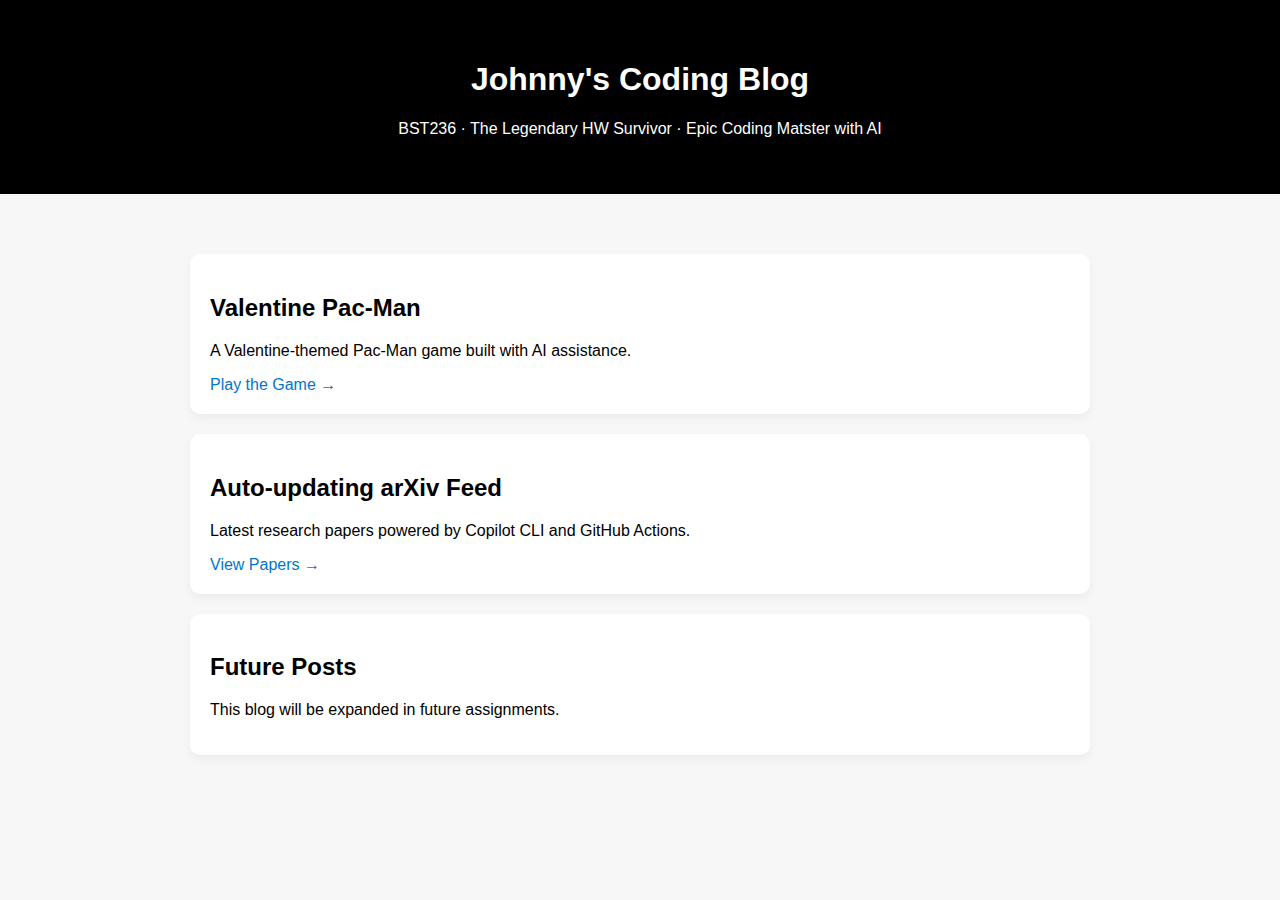
<file: index.html>
<!DOCTYPE html>
<html lang="en">
<head>
    <meta charset="UTF-8">
    <title>Johnny's Coding Blog</title>
    <meta name="viewport" content="width=device-width, initial-scale=1.0">
    <style>
        body {
            font-family: Arial, sans-serif;
            margin: 0;
            background: #f7f7f7;
        }
        header {
            background: black;
            color: white;
            padding: 40px;
            text-align: center;
        }
        main {
            max-width: 900px;
            margin: 40px auto;
            padding: 20px;
        }
        .card {
            background: white;
            padding: 20px;
            margin-bottom: 20px;
            border-radius: 10px;
            box-shadow: 0 4px 10px rgba(0,0,0,0.05);
        }
        a {
            text-decoration: none;
            color: #0077cc;
        }
    </style>
</head>
<body>

<header>
    <h1>Johnny's Coding Blog</h1>
    <p>BST236 · The Legendary HW Survivor · Epic Coding Matster with AI</p>
</header>

<main>

    <div class="card">
        <h2>Valentine Pac-Man</h2>
        <p>A Valentine-themed Pac-Man game built with AI assistance.</p>
        <a href="./pacman/">Play the Game →</a>
    </div>

    <div class="card">
        <h2>Auto-updating arXiv Feed</h2>
        <p>Latest research papers powered by Copilot CLI and GitHub Actions.</p>
        <a href="./arxiv/">View Papers →</a>
    </div>

    <div class="card">
        <h2>Future Posts</h2>
        <p>This blog will be expanded in future assignments.</p>
    </div>

</main>

</body>
</html>
</file>
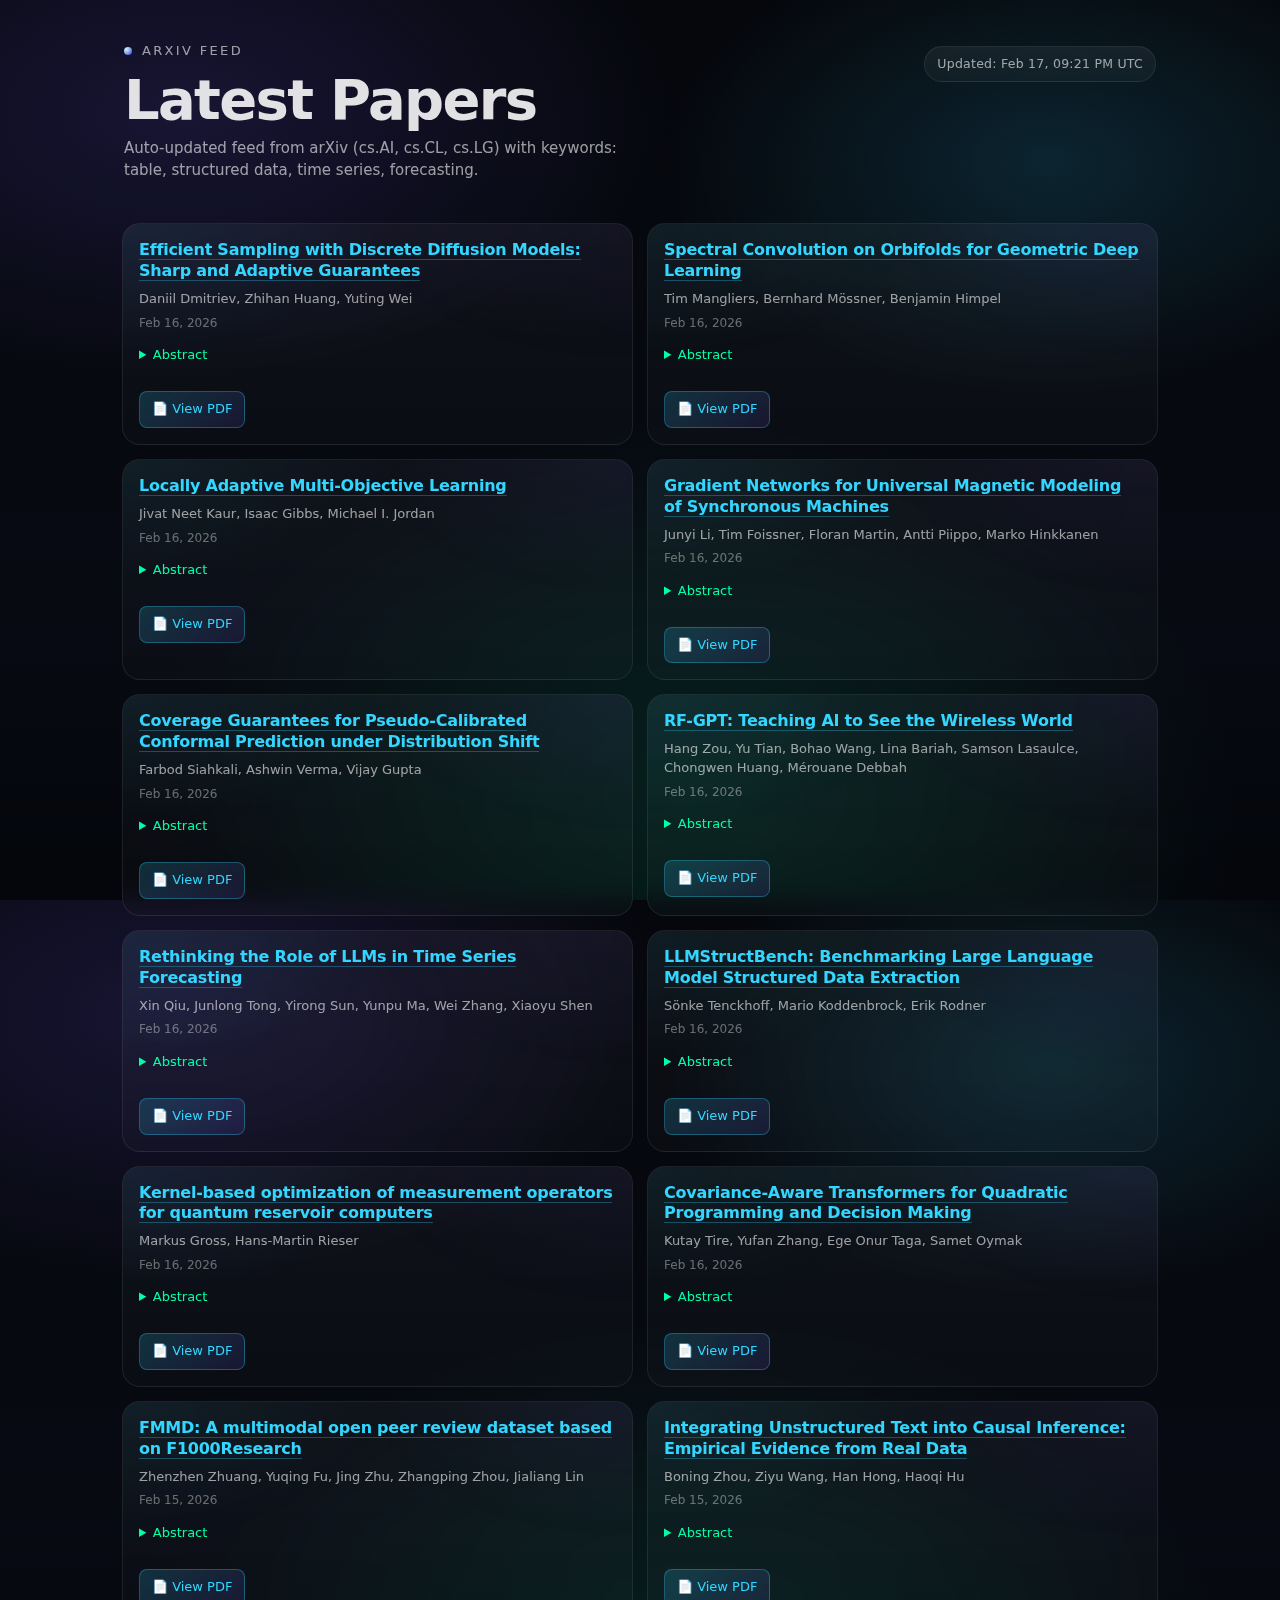
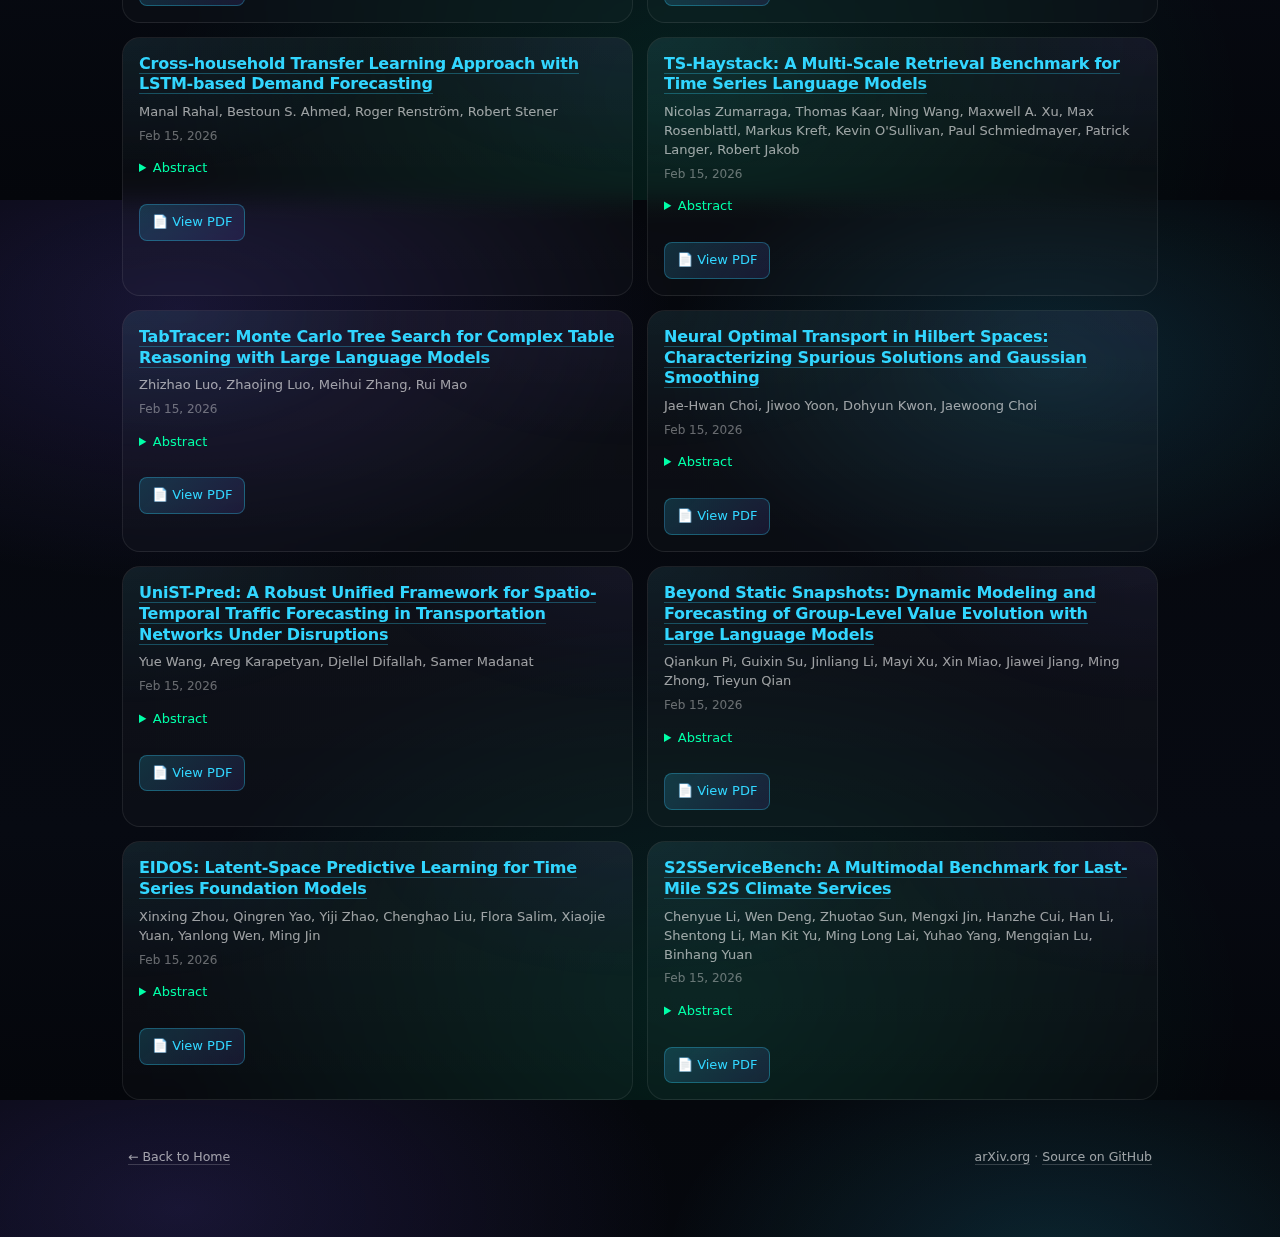
<file: arxiv/index.html>
<!DOCTYPE html>
<html lang="en">
<head>
  <meta charset="utf-8" />
  <meta name="viewport" content="width=device-width, initial-scale=1" />
  <title>arXiv Feed | Johnny's Coding Blog</title>
  <meta name="description" content="Auto-updating feed of latest arXiv papers on AI, NLP, and ML" />
  <meta name="color-scheme" content="dark light" />
  <link rel="stylesheet" href="./arxiv.css" />
</head>

<body>
  <div class="fx"></div>

  <div class="wrap">
    <header>
      <div class="brand">
        <div class="kicker"><span class="dot"></span> ARXIV FEED</div>
        <h1>Latest Papers</h1>
        <p class="subtitle">Auto-updated feed from arXiv (cs.AI, cs.CL, cs.LG) with keywords: table, structured data, time series, forecasting.</p>
      </div>
      <div class="meta">
        <div class="pill" id="update-time">Loading...</div>
      </div>
    </header>

    <section id="papers-container" class="papers-grid">
      <div class="loading">Loading papers...</div>
    </section>

    <footer>
      <div>
        <a href="./">← Back to Home</a>
      </div>
      <div>
        <a href="https://arxiv.org/">arXiv.org</a> ·
        <a href="https://github.com/johnzed0102/hw_survivor.github.io">Source on GitHub</a>
      </div>
    </footer>
  </div>

  <script src="./arxiv.js"></script>
</body>
</html>
</file>
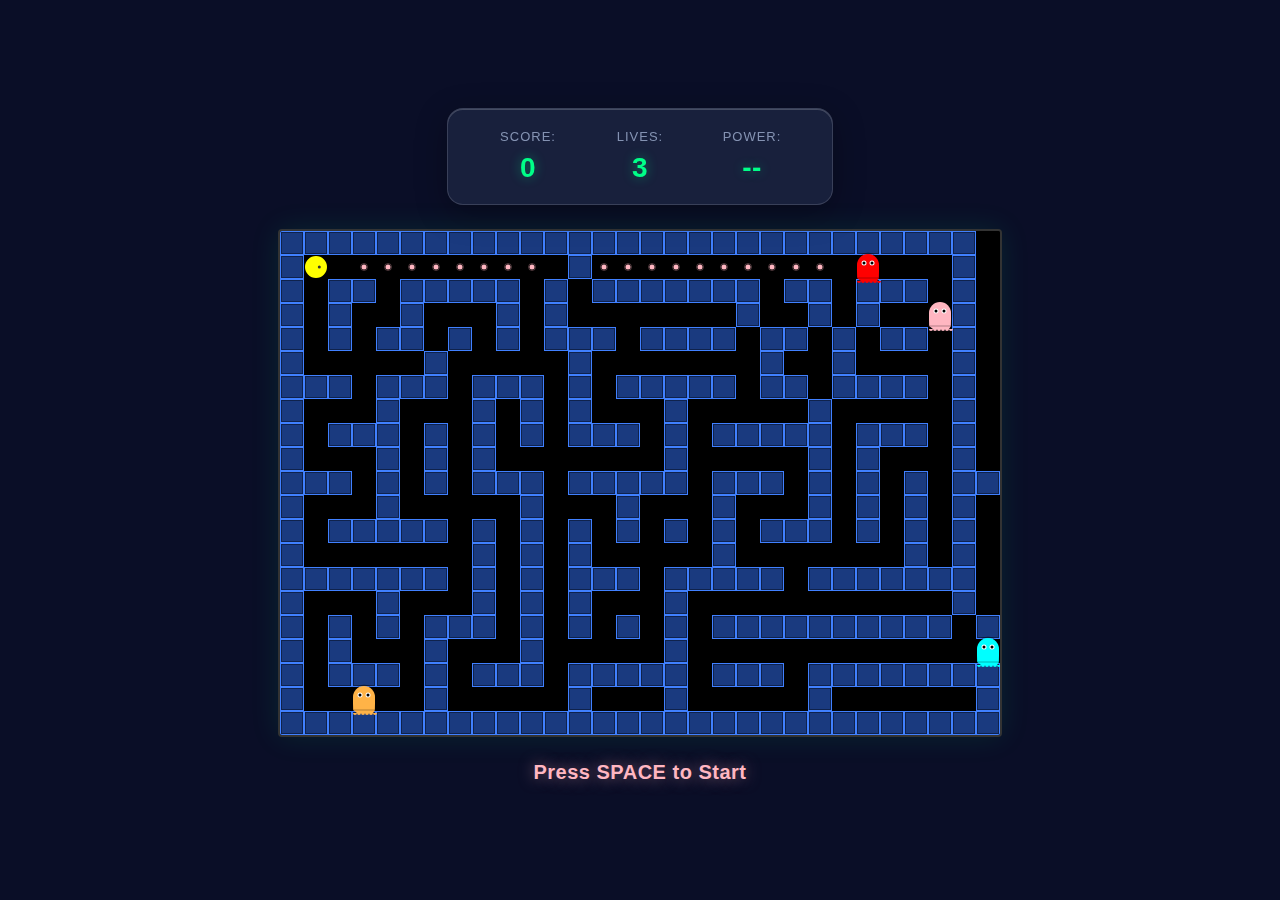
<file: pacman/index.html>
<!DOCTYPE html>
<html lang="en">
<head>
    <meta charset="UTF-8">
    <meta name="viewport" content="width=device-width, initial-scale=1.0">
    <title>Pac-Man - Valentine's Special 💘</title>
    <link rel="stylesheet" href="pacman.css">
</head>
<body>
    <div class="container">
        <div class="hud">
            <div class="hud-item">
                <span class="label">Score:</span>
                <span id="score">0</span>
            </div>
            <div class="hud-item">
                <span class="label">Lives:</span>
                <span id="lives">3</span>
            </div>
            <div class="hud-item">
                <span class="label">Power:</span>
                <span id="power">--</span>
            </div>
        </div>
        
        <canvas id="gameCanvas"></canvas>
        
        <div class="status" id="status">Press SPACE to Start</div>
    </div>
    
    <script src="pacman.js"></script>
</body>
</html>
</file>
<file: arxiv/arxiv.css>
/* --- Apple-ish system font stack (clean, neutral) --- */
:root {
  --bg0: #05070c;
  --bg1: #070a12;
  --text: rgba(255, 255, 255, 0.88);
  --muted: rgba(255, 255, 255, 0.60);
  --faint: rgba(255, 255, 255, 0.38);
  --stroke: rgba(255, 255, 255, 0.12);
  --stroke2: rgba(255, 255, 255, 0.08);
  --glass: rgba(255, 255, 255, 0.06);
  --glass2: rgba(255, 255, 255, 0.04);

  /* restrained sci-fi accents */
  --a1: #7c5cff; /* violet */
  --a2: #32d6ff; /* cyan */
  --a3: #00ffa8; /* mint */
  --shadow: 0 16px 50px rgba(0, 0, 0, 0.45);
  --radius: 18px;
}

* {
  box-sizing: border-box;
}

html,
body {
  height: 100%;
}

body {
  margin: 0;
  color: var(--text);
  font-family: ui-sans-serif, system-ui, -apple-system, BlinkMacSystemFont,
    "SF Pro Display", "SF Pro Text", "Segoe UI", Roboto, Helvetica, Arial,
    sans-serif;
  line-height: 1.45;
  background: radial-gradient(900px 500px at 14% 12%, rgba(124, 92, 255, 0.16),
      transparent 55%),
    radial-gradient(700px 420px at 82% 18%, rgba(50, 214, 255, 0.14),
      transparent 55%),
    radial-gradient(900px 650px at 55% 90%, rgba(0, 255, 168, 0.1),
      transparent 60%),
    linear-gradient(180deg, var(--bg0), var(--bg1) 70%, #04060b);
  overflow-x: hidden;
}

/* subtle animated grain + scanline (very light, not "gamer") */
.fx {
  pointer-events: none;
  position: fixed;
  inset: 0;
  background: linear-gradient(
        to bottom,
        rgba(255, 255, 255, 0.028),
        rgba(255, 255, 255, 0) 28%,
        rgba(255, 255, 255, 0.02)
      ),
    repeating-linear-gradient(
      to bottom,
      rgba(255, 255, 255, 0.02) 0px,
      rgba(255, 255, 255, 0.02) 1px,
      transparent 2px,
      transparent 6px
    );
  mix-blend-mode: overlay;
  opacity: 0.1;
  transform: translateZ(0);
  animation: drift 10s ease-in-out infinite;
}

@keyframes drift {
  0%,
  100% {
    transform: translate3d(0, 0, 0);
  }
  50% {
    transform: translate3d(0, -10px, 0);
  }
}

.wrap {
  max-width: 1080px;
  margin: 0 auto;
  padding: 28px 22px 70px;
}

header {
  display: flex;
  align-items: flex-start;
  justify-content: space-between;
  gap: 18px;
  padding: 14px 2px 26px;
}

.brand {
  display: flex;
  flex-direction: column;
  gap: 10px;
  min-width: 280px;
}

.kicker {
  display: inline-flex;
  align-items: center;
  gap: 10px;
  color: var(--muted);
  font-size: 13px;
  letter-spacing: 0.18em;
  text-transform: uppercase;
}

.dot {
  width: 8px;
  height: 8px;
  border-radius: 999px;
  background: radial-gradient(circle at 30% 30%, #fff,
        rgba(255, 255, 255, 0.18) 60%, transparent 70%),
    linear-gradient(135deg, var(--a2), var(--a1));
  box-shadow: 0 0 22px rgba(50, 214, 255, 0.22),
    0 0 26px rgba(124, 92, 255, 0.18);
  opacity: 0.9;
}

h1 {
  margin: 0;
  font-size: clamp(34px, 4.6vw, 56px);
  letter-spacing: -0.03em;
  line-height: 1.02;
}

.subtitle {
  margin: 0;
  color: var(--muted);
  font-size: 15px;
  max-width: 56ch;
}

.meta {
  display: flex;
  flex-wrap: wrap;
  gap: 10px;
  justify-content: flex-end;
  margin-top: 4px;
}

.pill {
  border: 1px solid var(--stroke2);
  background: linear-gradient(
    180deg,
    rgba(255, 255, 255, 0.06),
    rgba(255, 255, 255, 0.03)
  );
  color: var(--muted);
  padding: 8px 12px;
  border-radius: 999px;
  font-size: 12.5px;
  letter-spacing: 0.02em;
  backdrop-filter: blur(10px);
  -webkit-backdrop-filter: blur(10px);
}

.papers-grid {
  display: grid;
  grid-template-columns: repeat(12, 1fr);
  gap: 14px;
  padding: 16px 0;
}

.paper-card {
  grid-column: span 6;
  border: 1px solid var(--stroke2);
  background: linear-gradient(
    180deg,
    var(--glass2),
    rgba(255, 255, 255, 0.02)
  );
  border-radius: var(--radius);
  padding: 16px;
  backdrop-filter: blur(12px);
  -webkit-backdrop-filter: blur(12px);
  position: relative;
  overflow: hidden;
  transition: transform 0.2s ease, border-color 0.2s ease;
}

.paper-card::before {
  content: "";
  position: absolute;
  inset: -1px;
  background: radial-gradient(500px 260px at 0% 0%, rgba(50, 214, 255, 0.12),
      transparent 55%),
    radial-gradient(500px 260px at 100% 0%, rgba(124, 92, 255, 0.1),
      transparent 55%);
  opacity: 0.55;
  pointer-events: none;
}

.paper-card:hover {
  transform: translateY(-2px);
  border-color: rgba(50, 214, 255, 0.2);
}

.paper-card > * {
  position: relative;
}

.paper-card h3 {
  margin: 0 0 8px;
  font-size: 16px;
  letter-spacing: -0.015em;
  line-height: 1.3;
}

.paper-card h3 a {
  color: var(--a2);
  text-decoration: none;
  border-bottom: 1px solid rgba(50, 214, 255, 0.3);
  transition: border-color 0.2s ease;
}

.paper-card h3 a:hover {
  border-bottom-color: rgba(50, 214, 255, 0.8);
}

.paper-card .authors {
  margin: 0 0 6px;
  color: var(--muted);
  font-size: 13px;
  max-width: 60ch;
}

.paper-card .date {
  margin: 0 0 10px;
  color: var(--faint);
  font-size: 12px;
}

.paper-card details {
  margin: 10px 0;
}

.paper-card summary {
  color: var(--a3);
  cursor: pointer;
  font-size: 13px;
  font-weight: 500;
  user-select: none;
  padding: 4px 0;
  transition: color 0.2s ease;
}

.paper-card summary:hover {
  color: var(--a2);
}

.paper-card .abstract {
  margin: 8px 0 0;
  color: var(--muted);
  font-size: 13px;
  line-height: 1.5;
  padding-top: 8px;
}

.paper-card .pdf-link {
  display: inline-block;
  margin-top: 12px;
  padding: 8px 12px;
  background: linear-gradient(135deg, rgba(50, 214, 255, 0.18),
      rgba(124, 92, 255, 0.12));
  border: 1px solid rgba(50, 214, 255, 0.3);
  border-radius: 8px;
  color: var(--a2);
  text-decoration: none;
  font-size: 13px;
  font-weight: 500;
  transition: transform 0.2s ease, border-color 0.2s ease;
}

.paper-card .pdf-link:hover {
  transform: translateX(2px);
  border-color: rgba(50, 214, 255, 0.6);
}

.loading,
.error {
  grid-column: span 12;
  padding: 40px;
  text-align: center;
  color: var(--muted);
}

.error {
  color: #ff6b6b;
  border: 1px solid rgba(255, 107, 107, 0.3);
  border-radius: var(--radius);
  background: rgba(255, 107, 107, 0.05);
}

footer {
  margin-top: 18px;
  padding: 14px 6px 0;
  color: var(--faint);
  font-size: 12.5px;
  display: flex;
  justify-content: space-between;
  flex-wrap: wrap;
  gap: 10px;
}

footer a {
  color: var(--muted);
  text-decoration: none;
  border-bottom: 1px solid rgba(255, 255, 255, 0.18);
  transition: color 0.2s ease, border-color 0.2s ease;
}

footer a:hover {
  color: var(--text);
  border-bottom-color: rgba(255, 255, 255, 0.36);
}

/* responsive */
@media (max-width: 860px) {
  .paper-card {
    grid-column: span 12;
  }
  header {
    flex-direction: column;
    align-items: flex-start;
  }
  .meta {
    justify-content: flex-start;
  }
}

/* respect reduced motion */
@media (prefers-reduced-motion: reduce) {
  .fx {
    animation: none;
  }
  .paper-card {
    transition: none;
  }
  .paper-card:hover {
    transform: none;
  }
}
</file>
<file: pacman/pacman.css>
* {
    margin: 0;
    padding: 0;
    box-sizing: border-box;
}

body {
    font-family: -apple-system, BlinkMacSystemFont, 'Segoe UI', 'Helvetica Neue', sans-serif;
    display: flex;
    justify-content: center;
    align-items: center;
    min-height: 100vh;
    background: #0a0e27;
    color: #fff;
}

.container {
    display: flex;
    flex-direction: column;
    align-items: center;
    gap: 24px;
}

.hud {
    display: grid;
    grid-template-columns: repeat(3, 1fr);
    gap: 32px;
    background: rgba(30, 40, 70, 0.7);
    padding: 20px 40px;
    border-radius: 16px;
    border: 1px solid rgba(255, 255, 255, 0.15);
    font-size: 16px;
    font-weight: 500;
    backdrop-filter: blur(20px);
    box-shadow: 
        inset 0 1px 0 rgba(255, 255, 255, 0.2),
        0 8px 32px rgba(0, 0, 0, 0.3);
    letter-spacing: 0.5px;
}

.hud-item {
    display: flex;
    flex-direction: column;
    gap: 8px;
    align-items: center;
}

.label {
    color: #a0b0d0;
    font-size: 13px;
    text-transform: uppercase;
    letter-spacing: 1px;
    opacity: 0.8;
}

#score, #lives, #power {
    color: #00ff88;
    font-size: 28px;
    font-weight: 700;
    text-shadow: 0 0 12px rgba(0, 255, 136, 0.4);
    font-variant-numeric: tabular-nums;
    min-width: 80px;
    text-align: center;
}

canvas {
    border: 2px solid rgba(255, 255, 255, 0.2);
    background: #000;
    box-shadow: 
        0 0 30px rgba(0, 255, 136, 0.1),
        inset 0 0 40px rgba(0, 0, 0, 0.8);
    display: block;
    image-rendering: pixelated;
    image-rendering: crisp-edges;
    border-radius: 4px;
}

.status {
    font-size: 20px;
    font-weight: 600;
    text-align: center;
    min-height: 32px;
    color: #ffb6c1;
    text-shadow: 0 0 15px rgba(255, 182, 193, 0.5);
    letter-spacing: 0.5px;
    animation: pulse 1.6s ease-in-out infinite;
}

@keyframes pulse {
    0%, 100% {
        opacity: 1;
    }
    50% {
        opacity: 0.5;
    }
}
</file>
